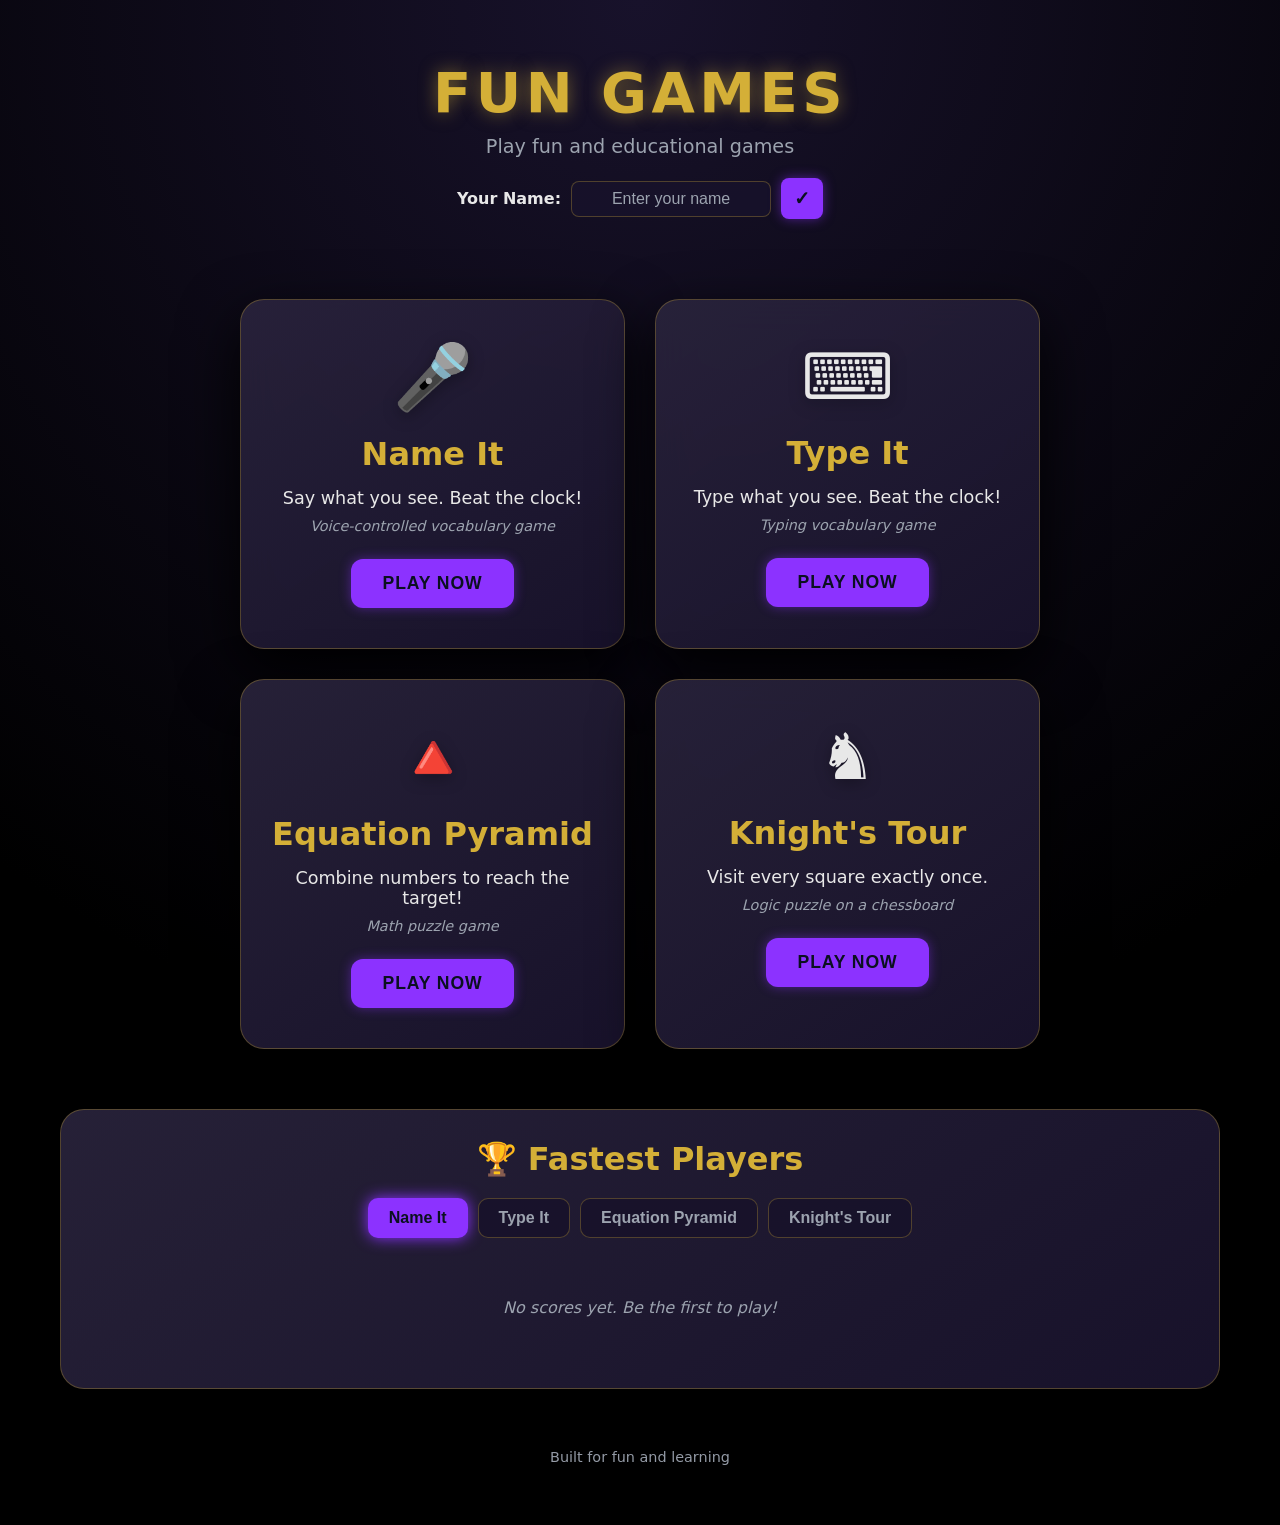
<file: index.html>
<!DOCTYPE html>
<html lang="en">
  <head>
    <meta charset="UTF-8" />
    <meta name="viewport" content="width=device-width, initial-scale=1.0" />
    <link rel="icon" type="image/svg+xml" href="favicon.svg" />
    <link rel="icon" type="image/x-icon" href="favicon.ico" />
    <title>Fun Games - Play Fun Educational Games</title>
    <meta name="description" content="Fun Games - A collection of fun and educational games. Play Name It and more!" />
    <link rel="stylesheet" href="main.css" />
  </head>
  <body>
    <div class="app">
      <header class="header">
        <h1 class="site-title">Fun Games</h1>
        <p class="site-subtitle">Play fun and educational games</p>
        <div class="player-name-section">
          <label for="player-name-input" class="player-name-label">Your Name:</label>
          <input 
            type="text" 
            id="player-name-input" 
            class="player-name-input" 
            placeholder="Enter your name"
            maxlength="20"
            autocomplete="off"
          />
          <button type="button" id="save-name-button" class="save-name-button" title="Save name">✓</button>
          <span id="name-saved-indicator" class="name-saved-indicator" style="display: none;">Name saved!</span>
        </div>
      </header>

      <main class="games-container">
        <div class="games-grid">
          <div class="game-card" data-game="nameit">
            <div class="game-icon">🎤</div>
            <h2 class="game-title">Name It</h2>
            <p class="game-description">Say what you see. Beat the clock!</p>
            <p class="game-details">Voice-controlled vocabulary game</p>
            <button type="button" class="play-button">Play Now</button>
          </div>
          
          <div class="game-card" data-game="typeit">
            <div class="game-icon">⌨️</div>
            <h2 class="game-title">Type It</h2>
            <p class="game-description">Type what you see. Beat the clock!</p>
            <p class="game-details">Typing vocabulary game</p>
            <button type="button" class="play-button">Play Now</button>
          </div>
          
          <div class="game-card" data-game="equation-pyramid">
            <div class="game-icon">🔺</div>
            <h2 class="game-title">Equation Pyramid</h2>
            <p class="game-description">Combine numbers to reach the target!</p>
            <p class="game-details">Math puzzle game</p>
            <button type="button" class="play-button">Play Now</button>
          </div>

          <div class="game-card" data-game="knights-tour">
            <div class="game-icon">♞</div>
            <h2 class="game-title">Knight's Tour</h2>
            <p class="game-description">Visit every square exactly once.</p>
            <p class="game-details">Logic puzzle on a chessboard</p>
            <button type="button" class="play-button">Play Now</button>
          </div>
        </div>
      </main>

      <section class="leaderboard-section">
        <h2 class="leaderboard-title">🏆 Fastest Players</h2>
        <div class="leaderboard-tabs">
          <button class="leaderboard-tab active" data-game="nameit">Name It</button>
          <button class="leaderboard-tab" data-game="typeit">Type It</button>
          <button class="leaderboard-tab" data-game="equation-pyramid">Equation Pyramid</button>
          <button class="leaderboard-tab" data-game="knights-tour">Knight's Tour</button>
        </div>
        <div id="leaderboard-content" class="leaderboard-content">
          <!-- Leaderboard will be populated here -->
        </div>
      </section>

      <footer class="footer">
        <span>Built for fun and learning</span>
      </footer>
    </div>

    <script src="leaderboard.js"></script>
    <script src="main.js"></script>
  </body>
</html>
</file>
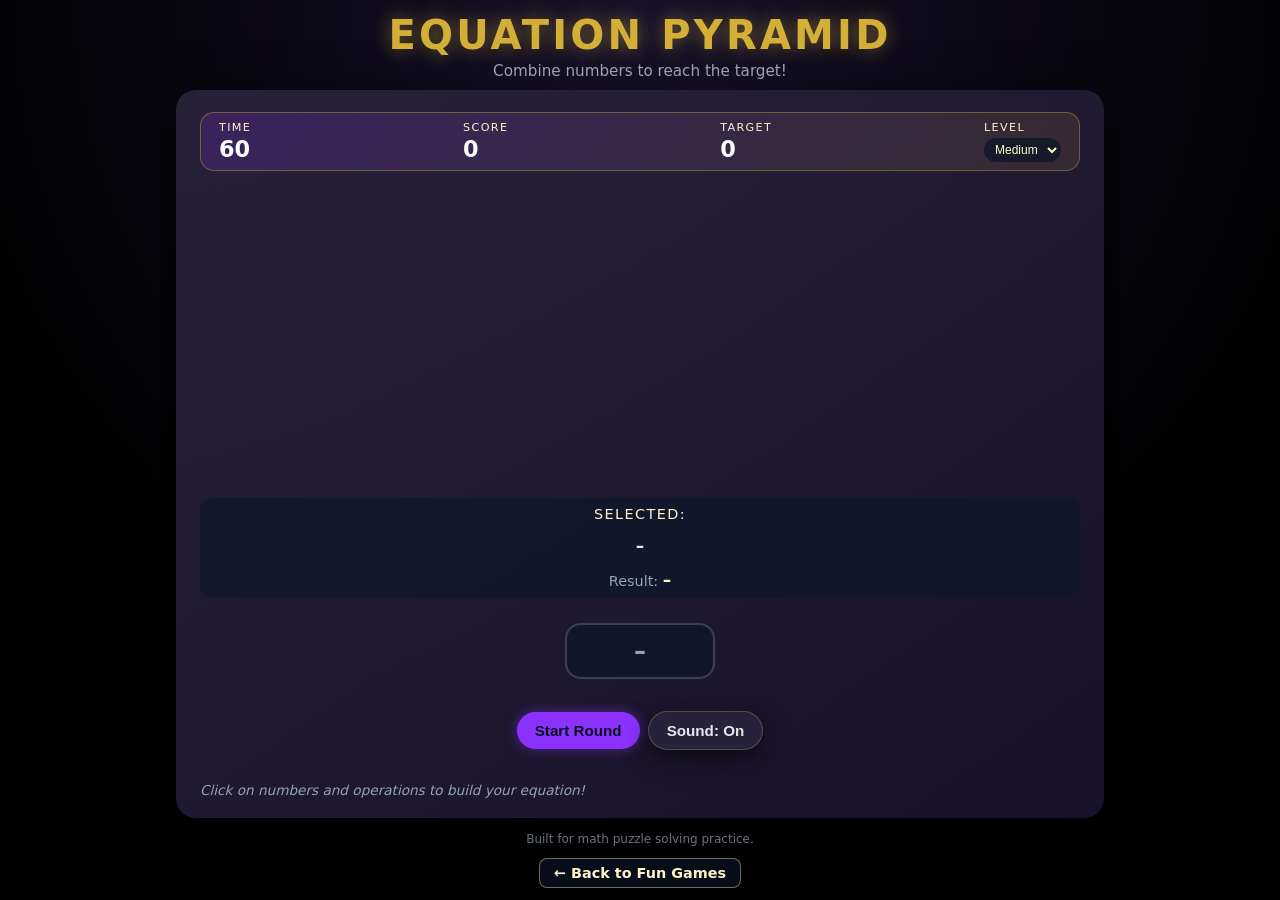
<file: equation-pyramid.html>
<!DOCTYPE html>
<html lang="en">
  <head>
    <meta charset="UTF-8" />
    <meta name="viewport" content="width=device-width, initial-scale=1.0" />
    <link rel="icon" type="image/svg+xml" href="favicon.svg" />
    <link rel="icon" type="image/x-icon" href="favicon.ico" />
    <title>Equation Pyramid - Math Puzzle Game</title>
    <meta name="description" content="Equation Pyramid - Solve math puzzles by combining numbers to reach the target!" />
    <link rel="stylesheet" href="equation-pyramid.css" />
  </head>
  <body>
    <div class="app">
      <header class="header">
        <h1 class="title">Equation Pyramid</h1>
        <p class="subtitle">Combine numbers to reach the target!</p>
      </header>

      <main class="game">
        <section class="hud">
          <div class="hud-item">
            <span class="hud-label">Time</span>
            <span id="time-remaining" class="hud-value">60</span>
          </div>
          <div class="hud-item">
            <span class="hud-label">Score</span>
            <span id="score" class="hud-value">0</span>
          </div>
          <div class="hud-item">
            <span class="hud-label">Target</span>
            <span id="target-value" class="hud-value">0</span>
          </div>
          <div class="hud-item">
            <span class="hud-label">Level</span>
            <select id="difficulty-select" class="hud-select">
              <option value="easy">Easy</option>
              <option value="medium" selected>Medium</option>
              <option value="hard">Hard</option>
            </select>
          </div>
        </section>

        <section class="pyramid-container">
          <div id="pyramid-display" class="pyramid-display"></div>
        </section>

        <section class="selected-display">
          <div class="selected-label">Selected:</div>
          <div id="selected-operations" class="selected-operations">–</div>
          <div class="selected-result">Result: <span id="calculated-result">–</span></div>
        </section>

        <section class="last-word-display">
          <div id="last-result" class="last-word">–</div>
        </section>

        <section class="controls">
          <button id="start-button" class="btn primary">Start Round</button>
          <button id="stop-button" class="btn secondary" style="display: none;">Stop Game</button>
          <button id="clear-button" class="btn secondary" style="display: none;">Clear</button>
          <button id="submit-button" class="btn primary" style="display: none;">Submit</button>
          <button id="sound-toggle-button" class="btn secondary">Sound: On</button>
        </section>

        <section class="status">
          <div id="game-message" class="status-line"></div>
          <div id="hint-message" class="status-line hint">Click on numbers and operations to build your equation!</div>
        </section>
      </main>

      <footer class="footer">
        <span>Built for math puzzle solving practice.</span>
        <a href="index.html" class="back-button" title="Back to Fun Games">← Back to Fun Games</a>
        <div id="leaderboard-display" class="leaderboard-end-game" style="display: none;"></div>
      </footer>
    </div>

    <script src="leaderboard.js"></script>
    <script src="equation-pyramid.js"></script>
  </body>
</html>
</file>
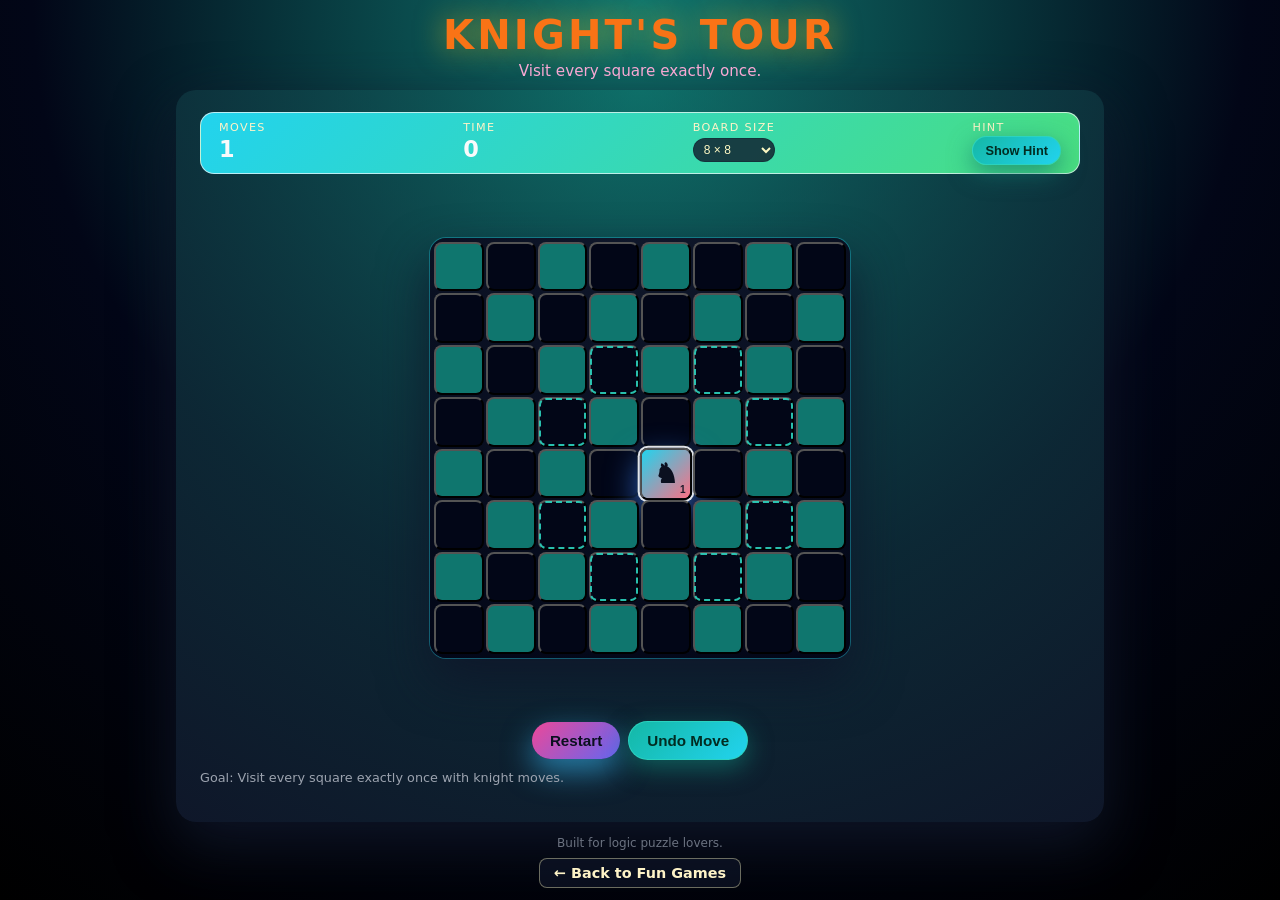
<file: knights-tour.html>
<!DOCTYPE html>
<html lang="en">
  <head>
    <meta charset="UTF-8" />
    <meta name="viewport" content="width=device-width, initial-scale=1.0" />
    <link rel="icon" type="image/svg+xml" href="favicon.svg" />
    <link rel="icon" type="image/x-icon" href="favicon.ico" />
    <title>Knight's Tour - Chess Puzzle Game</title>
    <meta
      name="description"
      content="Knight's Tour - Move the knight to visit every square exactly once."
    />
    <link rel="stylesheet" href="knights-tour.css" />
  </head>
  <body>
    <div class="app">
      <header class="header">
        <h1 class="title">Knight's Tour</h1>
        <p class="subtitle">Visit every square exactly once.</p>
      </header>

      <main class="game">
        <section class="hud">
          <div class="hud-item">
            <span class="hud-label">Moves</span>
            <span id="move-count" class="hud-value">0</span>
          </div>
          <div class="hud-item">
            <span class="hud-label">Time</span>
            <span id="time-elapsed" class="hud-value">0</span>
          </div>
          <div class="hud-item">
            <span class="hud-label">Board Size</span>
            <select id="board-size-select" class="hud-select">
              <option value="5">5 × 5</option>
              <option value="6">6 × 6</option>
              <option value="7">7 × 7</option>
              <option value="8" selected>8 × 8</option>
            </select>
          </div>
          <div class="hud-item">
            <span class="hud-label">Hint</span>
            <button id="hint-button" class="btn secondary small">Show Hint</button>
          </div>
        </section>

        <section class="board-container">
          <div id="board" class="board" aria-label="Knight's Tour board"></div>
        </section>

        <section class="controls">
          <button id="restart-button" class="btn primary">Restart</button>
          <button id="undo-button" class="btn secondary">Undo Move</button>
        </section>

        <section class="status">
          <div id="game-message" class="status-line"></div>
        </section>
      </main>

      <footer class="footer">
        <span>Built for logic puzzle lovers.</span>
        <a href="index.html" class="back-button" title="Back to Fun Games"
          >← Back to Fun Games</a
        >
      </footer>
    </div>

    <script src="leaderboard.js"></script>
    <script src="knights-tour.js"></script>
  </body>
</html>
</file>
<file: main.css>
*,
*::before,
*::after {
  box-sizing: border-box;
}

/* Global theme tokens inspired by The Devil's Plan */
:root {
  --bg-primary: #18122b; /* deep dark indigo */
  --bg-secondary: #2a243d; /* card / surface */
  --accent-purple: #8c32ff; /* neon purple */
  --accent-gold: #d4af37; /* metallic gold */
  --text-main: #e8e8e8; /* off-white */
  --text-muted: #9ca3af; /* grey */
}

body {
  margin: 0;
  font-family: system-ui, -apple-system, BlinkMacSystemFont, "Segoe UI", sans-serif;
  /* Radial "spotlight" arena background */
  background: radial-gradient(circle at top, var(--bg-primary) 0%, #000000 65%, #000000 100%);
  color: var(--text-main);
  min-height: 100vh;
  display: flex;
  align-items: stretch;
  justify-content: center;
}

.app {
  width: 100%;
  max-width: 1200px;
  margin: 0 auto;
  padding: 40px 20px;
  display: flex;
  flex-direction: column;
  gap: 40px;
  min-height: 100vh;
}

.header {
  text-align: center;
  padding: 20px 0;
}

.site-title {
  margin: 0;
  font-size: 3.5rem;
  letter-spacing: 0.08em;
  text-transform: uppercase;
  color: var(--accent-gold);
  /* Subtle metallic glow */
  text-shadow: 0 0 18px rgba(212, 175, 55, 0.5);
  font-weight: 800;
}

.site-subtitle {
  margin: 10px 0 0;
  color: var(--text-muted);
  font-size: 1.2rem;
}

.player-name-section {
  margin-top: 20px;
  display: flex;
  align-items: center;
  justify-content: center;
  gap: 10px;
  flex-wrap: wrap;
}

.player-name-label {
  color: var(--text-main);
  font-size: 1rem;
  font-weight: 600;
}

.player-name-input {
  padding: 8px 16px;
  font-size: 1rem;
  border-radius: 8px;
  border: 1px solid rgba(212, 175, 55, 0.3);
  background: rgba(24, 18, 43, 0.9);
  color: var(--text-main);
  max-width: 200px;
  text-align: center;
  transition: border-color 0.2s ease;
}

.player-name-input:focus {
  outline: none;
  border-color: var(--accent-gold);
  background: rgba(24, 18, 43, 0.98);
}

.player-name-input::placeholder {
  color: var(--text-muted);
}

.save-name-button {
  padding: 8px 12px;
  font-size: 1.2rem;
  border-radius: 8px;
  border: 1px solid rgba(140, 50, 255, 0.6);
  background: var(--accent-purple);
  color: #0b1020;
  cursor: pointer;
  transition: transform 0.2s ease, box-shadow 0.2s ease;
  box-shadow: 0 0 12px rgba(140, 50, 255, 0.5);
  font-weight: 700;
  min-width: 40px;
}

.save-name-button:hover {
  transform: scale(1.1);
  /* Neon glow on hover */
  box-shadow: 0 0 15px var(--accent-purple);
}

.save-name-button:active {
  transform: scale(0.95);
}

.name-saved-indicator {
  color: var(--accent-gold);
  font-size: 0.9rem;
  font-weight: 600;
  margin-left: 5px;
  animation: fadeIn 0.3s ease;
}

@keyframes fadeIn {
  from {
    opacity: 0;
    transform: translateY(-5px);
  }
  to {
    opacity: 1;
    transform: translateY(0);
  }
}

.games-container {
  flex: 1;
  display: flex;
  justify-content: center;
  align-items: flex-start;
  padding: 20px 0;
}

.games-grid {
  display: grid;
  grid-template-columns: repeat(auto-fit, minmax(300px, 1fr));
  gap: 30px;
  width: 100%;
  max-width: 800px;
}

.game-card {
  /* Glassy, dark card */
  background: linear-gradient(
    145deg,
    rgba(42, 36, 61, 0.9),
    rgba(24, 18, 43, 0.98)
  );
  border-radius: 24px;
  padding: 40px 30px;
  text-align: center;
  box-shadow: 0 22px 60px rgba(0, 0, 0, 0.95);
  border: 1px solid rgba(212, 175, 55, 0.3);
  backdrop-filter: blur(18px);
  -webkit-backdrop-filter: blur(18px);
  transition: transform 0.3s ease, box-shadow 0.3s ease, border-color 0.3s ease;
  cursor: pointer;
}

.game-card:hover {
  transform: translateY(-5px);
  box-shadow: 0 28px 70px rgba(0, 0, 0, 1);
  border-color: rgba(212, 175, 55, 0.7);
}

.game-icon {
  font-size: 4rem;
  margin-bottom: 20px;
  filter: drop-shadow(0 4px 8px rgba(0, 0, 0, 0.3));
}

.game-title {
  margin: 0 0 15px 0;
  font-size: 2rem;
  color: var(--accent-gold);
  font-weight: 700;
}

.game-description {
  margin: 0 0 10px 0;
  font-size: 1.1rem;
  color: var(--text-main);
  font-weight: 500;
}

.game-details {
  margin: 0 0 25px 0;
  font-size: 0.9rem;
  color: var(--text-muted);
  font-style: italic;
}

.play-button {
  background: var(--accent-purple);
  color: #0b1020;
  border: none;
  padding: 14px 32px;
  font-size: 1.1rem;
  font-weight: 600;
  border-radius: 12px;
  cursor: pointer;
  transition: transform 0.2s ease, box-shadow 0.2s ease;
  box-shadow: 0 0 12px rgba(140, 50, 255, 0.45);
  text-transform: uppercase;
  letter-spacing: 0.05em;
}

.play-button:hover {
  transform: scale(1.05);
  box-shadow: 0 0 15px var(--accent-purple);
}

.play-button:active {
  transform: scale(0.98);
}

.leaderboard-section {
  background: linear-gradient(
    145deg,
    rgba(42, 36, 61, 0.9),
    rgba(24, 18, 43, 0.98)
  );
  border-radius: 24px;
  padding: 30px;
  box-shadow: 0 22px 60px rgba(0, 0, 0, 0.95);
  border: 1px solid rgba(212, 175, 55, 0.3);
  backdrop-filter: blur(18px);
  -webkit-backdrop-filter: blur(18px);
}

.leaderboard-title {
  margin: 0 0 20px 0;
  font-size: 2rem;
  color: var(--accent-gold);
  text-align: center;
  font-weight: 700;
}

.leaderboard-tabs {
  display: flex;
  gap: 10px;
  justify-content: center;
  margin-bottom: 20px;
}

.leaderboard-tab {
  padding: 10px 20px;
  font-size: 1rem;
  font-weight: 600;
  border: 1px solid rgba(212, 175, 55, 0.3);
  background: rgba(24, 18, 43, 0.9);
  color: var(--text-muted);
  border-radius: 10px;
  cursor: pointer;
  transition: all 0.2s ease;
}

.leaderboard-tab:hover {
  border-color: rgba(140, 50, 255, 0.6);
  color: var(--text-main);
}

.leaderboard-tab.active {
  background: var(--accent-purple);
  color: #0b1020;
  border-color: rgba(140, 50, 255, 0.9);
  box-shadow: 0 0 15px var(--accent-purple);
}

.leaderboard-content {
  min-height: 100px;
}

.leaderboard-list {
  display: flex;
  flex-direction: column;
  gap: 8px;
}

.leaderboard-item {
  display: grid;
  grid-template-columns: 50px 1fr 100px 80px 100px;
  gap: 10px;
  align-items: center;
  padding: 12px 15px;
  background: rgba(24, 18, 43, 0.85);
  border-radius: 10px;
  border: 1px solid rgba(140, 50, 255, 0.3);
  transition: transform 0.2s ease, background 0.2s ease;
}

@media (max-width: 768px) {
  .leaderboard-item {
    grid-template-columns: 40px 1fr 80px 70px;
    gap: 8px;
    padding: 10px 12px;
    font-size: 0.9rem;
  }
  
  .leaderboard-time {
    display: none; /* Hide time on mobile to save space */
  }
  
  .leaderboard-section {
    padding: 20px 15px;
  }
  
  .player-name-section {
    flex-direction: column;
    gap: 8px;
  }
  
  .player-name-input {
    max-width: 100%;
    width: 100%;
  }
}

.leaderboard-item:hover {
  transform: translateX(5px);
  background: rgba(15, 23, 42, 0.9);
}

.leaderboard-rank {
  font-size: 1.2rem;
  font-weight: 700;
  text-align: center;
}

.leaderboard-name {
  font-size: 1rem;
  color: var(--text-main);
  font-weight: 600;
  overflow: hidden;
  text-overflow: ellipsis;
  white-space: nowrap;
}

.leaderboard-score {
  font-size: 0.95rem;
  color: var(--accent-gold);
  font-weight: 600;
  text-align: right;
}

.leaderboard-time {
  font-size: 0.9rem;
  color: var(--text-muted);
  text-align: right;
}

.leaderboard-rate {
  font-size: 0.9rem;
  color: var(--accent-purple);
  font-weight: 600;
  text-align: right;
}

.leaderboard-empty {
  text-align: center;
  color: var(--text-muted);
  font-style: italic;
  padding: 40px 20px;
}

.footer {
  text-align: center;
  padding: 20px 0;
  color: var(--text-muted);
  font-size: 0.9rem;
}

/* Permission modal */
.permission-modal {
  display: none;
  position: fixed;
  top: 0;
  left: 0;
  width: 100%;
  height: 100%;
  background: rgba(0, 0, 0, 0.7);
  z-index: 1000;
  align-items: center;
  justify-content: center;
}

.permission-modal.active {
  display: flex;
}

.modal-content {
  background: linear-gradient(
    145deg,
    rgba(42, 36, 61, 0.95),
    rgba(24, 18, 43, 0.98)
  );
  border-radius: 20px;
  padding: 40px;
  max-width: 500px;
  width: 90%;
  text-align: center;
  box-shadow: 0 22px 60px rgba(0, 0, 0, 0.9);
  border: 1px solid rgba(212, 175, 55, 0.4);
  backdrop-filter: blur(20px);
  -webkit-backdrop-filter: blur(20px);
}

.modal-title {
  font-size: 1.8rem;
  color: var(--accent-gold);
  margin: 0 0 15px 0;
  font-weight: 700;
}

.modal-message {
  font-size: 1.1rem;
  color: var(--text-main);
  margin: 0 0 30px 0;
  line-height: 1.6;
}

.modal-buttons {
  display: flex;
  gap: 15px;
  justify-content: center;
}

.modal-button {
  padding: 12px 28px;
  font-size: 1rem;
  font-weight: 600;
  border: none;
  border-radius: 10px;
  cursor: pointer;
  transition: transform 0.2s ease;
}

.modal-button.allow {
  background: var(--accent-purple);
  color: #0b1020;
}

.modal-button.cancel {
  background: rgba(55, 65, 81, 0.85);
  color: var(--text-main);
}

.modal-button:hover {
  transform: scale(1.05);
}

.modal-button:active {
  transform: scale(0.98);
}
</file>
<file: equation-pyramid.css>
*,
*::before,
*::after {
  box-sizing: border-box;
}

:root {
  --bg-primary: #18122b;
  --bg-secondary: #2a243d;
  --accent-purple: #8c32ff;
  --accent-gold: #d4af37;
  --text-main: #e8e8e8;
  --text-muted: #9ca3af;
}

body {
  margin: 0;
  font-family: system-ui, -apple-system, BlinkMacSystemFont, "Segoe UI", sans-serif;
  background: radial-gradient(circle at top, var(--bg-primary) 0%, #000000 65%, #000000 100%);
  color: var(--text-main);
  min-height: 100vh;
  max-height: 100vh;
  overflow: hidden;
  display: flex;
  align-items: stretch;
  justify-content: center;
}

.app {
  width: 100%;
  max-width: 960px;
  margin: 0 auto;
  padding: 12px 16px;
  display: flex;
  flex-direction: column;
  gap: 10px;
  height: 100vh;
  overflow: hidden;
}

.header {
  text-align: center;
  position: relative;
}

.back-button {
  color: #fef3c7;
  text-decoration: none;
  font-size: 0.9rem;
  font-weight: 600;
  padding: 6px 14px;
  border-radius: 8px;
  background: rgba(15, 23, 42, 0.6);
  border: 1px solid rgba(254, 249, 195, 0.4);
  transition: all 0.2s ease;
  display: inline-flex;
  align-items: center;
  gap: 5px;
  margin-top: 8px;
}

.back-button:hover {
  background: rgba(15, 23, 42, 0.8);
  border-color: rgba(254, 249, 195, 0.7);
  color: #fef9c3;
}

.title {
  margin: 0;
  font-size: clamp(1.5rem, 4vw, 2.5rem);
  letter-spacing: 0.08em;
  text-transform: uppercase;
  color: var(--accent-gold);
  text-shadow: 0 0 18px rgba(212, 175, 55, 0.5);
}

.subtitle {
  margin: 4px 0 0;
  color: var(--text-muted);
  font-size: clamp(0.8rem, 2vw, 0.95rem);
}

.game {
  background: linear-gradient(
    145deg,
    rgba(42, 36, 61, 0.9),
    rgba(24, 18, 43, 0.98)
  );
  border-radius: 20px;
  box-shadow: 0 22px 60px rgba(0, 0, 0, 0.95);
  padding: 12px 14px;
  display: flex;
  flex-direction: column;
  gap: 10px;
  flex: 1;
  min-height: 0;
  overflow-y: auto;
}

.hud {
  display: flex;
  justify-content: space-between;
  gap: 8px;
  border-radius: 14px;
  padding: 8px 10px;
  background: linear-gradient(135deg, rgba(140, 50, 255, 0.18), rgba(212, 175, 55, 0.12));
  border: 1px solid rgba(212, 175, 55, 0.4);
  flex-shrink: 0;
}

.hud-item {
  display: flex;
  flex-direction: column;
  gap: 2px;
  min-width: 0;
}

.hud-select {
  margin-top: 2px;
  padding: 3px 6px;
  border-radius: 999px;
  border: 1px solid rgba(15, 23, 42, 0.3);
  background: rgba(15, 23, 42, 0.8);
  color: #fef9c3;
  font-size: 0.75rem;
}

.hud-label {
  font-size: 0.7rem;
  text-transform: uppercase;
  letter-spacing: 0.12em;
  color: #fef3c7;
}

.hud-value {
  font-size: 1.4rem;
  font-weight: 700;
  color: #f9fafb;
}

.hud-value-small {
  font-size: 0.9rem;
  white-space: nowrap;
  overflow: hidden;
  text-overflow: ellipsis;
}

.selected-display {
  display: flex;
  flex-direction: column;
  align-items: center;
  gap: 6px;
  padding: 8px 10px;
  background: rgba(15, 23, 42, 0.7);
  border-radius: 12px;
  margin: 8px 0;
  flex-shrink: 0;
}

.selected-label {
  font-size: 0.9rem;
  color: #fef3c7;
  text-transform: uppercase;
  letter-spacing: 0.1em;
}

.selected-operations {
  font-size: 1.05rem;
  font-weight: 600;
  color: #e5e7eb;
  text-align: center;
  min-height: 30px;
  padding: 8px;
}

.selected-result {
  font-size: 0.9rem;
  color: #94a3b8;
  text-align: center;
}

.selected-result span {
  font-weight: 700;
  color: #fef3c7;
  font-size: 1.05rem;
}

.last-word-display {
  display: flex !important;
  justify-content: center;
  align-items: center;
  min-height: 60px;
  margin: 5px 0 20px 0;
  padding: 0;
  width: 100%;
}

.last-word {
  font-size: 1.5rem;
  font-weight: 700;
  text-align: center;
  padding: 12px 24px;
  border-radius: 16px;
  background: rgba(15, 23, 42, 0.7);
  color: #9ca3af;
  transition: color 0.3s ease, background 0.3s ease, transform 0.2s ease;
  min-width: 150px;
  border: 2px solid rgba(156, 163, 175, 0.3);
}

.last-word.status-ok {
  color: #22c55e;
  background: rgba(34, 197, 94, 0.2);
  border-color: #22c55e;
  text-shadow: 0 0 15px rgba(34, 197, 94, 0.6);
  transform: scale(1.02);
}

.last-word.status-error {
  color: #ef4444;
  background: rgba(239, 68, 68, 0.2);
  border-color: #ef4444;
  text-shadow: 0 0 15px rgba(239, 68, 68, 0.6);
  transform: scale(1.02);
}

.pyramid-container {
  flex: 1;
  min-height: 0;
  display: flex;
  justify-content: center;
  /* Keep the whole pyramid visible by anchoring it to the top
     instead of vertically centering it, which can hide the first row
     on smaller screens. */
  align-items: flex-start;
  padding: 6px;
  /* Keep everything visible without inner scrolling on typical phone screens */
  overflow-y: visible;
}

.pyramid-display {
  display: flex;
  flex-direction: column;
  align-items: center;
  gap: 10px;
}

.pyramid-row {
  display: flex;
  gap: 6px;
  justify-content: center;
}

.pyramid-cell {
  background: linear-gradient(145deg, rgba(56, 189, 248, 0.9), rgba(244, 114, 182, 0.9));
  border: 2px solid rgba(254, 249, 195, 0.8);
  border-radius: 12px;
  padding: 8px 12px;
  font-size: 1rem;
  font-weight: 700;
  color: #0b1020;
  min-width: 48px;
  text-align: center;
  box-shadow: 0 4px 15px rgba(0, 0, 0, 0.3);
}

.pyramid-cell-clickable {
  cursor: pointer;
  transition: all 0.2s ease;
  user-select: none;
}

.pyramid-cell-clickable:hover {
  transform: translateY(-2px);
  box-shadow: 0 6px 20px rgba(0, 0, 0, 0.4);
  border-color: rgba(254, 249, 195, 1);
}

.pyramid-cell-clickable.selected {
  background: linear-gradient(145deg, #22c55e, #16a34a);
  border-color: #fef9c3;
  color: #0b1020;
  box-shadow: 0 6px 25px rgba(34, 197, 94, 0.6);
  transform: scale(1.05);
}

.pyramid-target {
  background: linear-gradient(145deg, #f97316, #ec4899);
  color: #0b1020;
  font-size: 1.25rem;
  padding: 10px 18px;
  margin-top: 6px;
  border: 3px solid rgba(254, 249, 195, 1);
  box-shadow: 0 8px 25px rgba(249, 115, 22, 0.6);
}

.hint {
  font-size: 0.85rem;
  color: #94a3b8;
  font-style: italic;
  margin-top: 5px;
}

.image-stage {
  display: flex;
  justify-content: center;
}

.loading-indicator {
  position: absolute;
  top: 50%;
  left: 50%;
  transform: translate(-50%, -50%);
  text-align: center;
  color: #fef9c3;
  z-index: 10;
}

.loading-indicator.hidden {
  display: none;
}

.loading-spinner {
  width: 40px;
  height: 40px;
  border: 4px solid rgba(254, 249, 195, 0.3);
  border-top-color: #fef9c3;
  border-radius: 50%;
  animation: spin 1s linear infinite;
  margin: 0 auto 10px;
}

@keyframes spin {
  to {
    transform: rotate(360deg);
  }
}

.image-frame {
  position: relative;
  width: min(280px, 65vw);
  aspect-ratio: 1;
  border-radius: 24px;
  background: radial-gradient(circle at top, #38bdf8, #1d4ed8 60%, #7c3aed 100%);
  border: 1.5px solid rgba(254, 249, 195, 0.8);
  display: flex;
  align-items: center;
  justify-content: center;
  overflow: hidden;
  box-shadow: 0 16px 45px rgba(15, 23, 42, 0.9);
}

.image-frame.correct {
  animation: pulse-correct 280ms ease-out;
  border-color: #22c55e;
  box-shadow: 0 0 0 1px rgba(34, 197, 94, 0.4), 0 18px 50px rgba(16, 185, 129, 0.45);
}

.image-frame.wrong {
  animation: pulse-wrong 280ms ease-out;
  border-color: #f97316;
  box-shadow: 0 0 0 1px rgba(248, 113, 22, 0.4), 0 18px 50px rgba(248, 113, 22, 0.45);
}

@keyframes pulse-correct {
  0% {
    transform: scale(1);
  }
  40% {
    transform: scale(1.05);
  }
  100% {
    transform: scale(1);
  }
}

@keyframes pulse-wrong {
  0% {
    transform: scale(1);
  }
  30% {
    transform: scale(0.96);
  }
  100% {
    transform: scale(1);
  }
}

.image {
  max-width: 80%;
  max-height: 80%;
  object-fit: contain;
  transition: transform 180ms ease-out, opacity 150ms ease-out;
}

.image.hidden {
  opacity: 0;
  transform: scale(0.9);
}

.image.visible {
  opacity: 1;
  transform: scale(1);
}

.image-placeholder {
  color: #fef9c3;
  font-size: 0.9rem;
  text-align: center;
  padding: 0;
  display: flex;
  align-items: center;
  justify-content: center;
  position: absolute;
  top: 0;
  left: 0;
  width: 100%;
  height: 100%;
}

.image-placeholder.hidden {
  display: none;
}

.start-image {
  max-width: 95%;
  max-height: 95%;
  width: auto;
  height: auto;
  object-fit: contain;
  border-radius: 18px;
  box-shadow: 0 10px 28px rgba(15, 23, 42, 0.9);
}

.controls {
  display: flex;
  gap: 8px;
  justify-content: center;
  flex-wrap: wrap;
  align-items: center;
  flex-shrink: 0;
}

.answer-input {
  padding: 12px 20px;
  font-size: 1.1rem;
  border-radius: 12px;
  border: 2px solid rgba(254, 249, 195, 0.5);
  background: rgba(15, 23, 42, 0.8);
  color: #fef9c3;
  min-width: 300px;
  text-align: center;
  transition: all 0.2s ease;
  font-weight: 500;
}

.answer-input:focus {
  outline: none;
  border-color: #22c55e;
  box-shadow: 0 0 15px rgba(34, 197, 94, 0.4);
  background: rgba(15, 23, 42, 0.95);
}

.answer-input:disabled {
  opacity: 0.5;
  cursor: not-allowed;
}

.answer-input::placeholder {
  color: #94a3b8;
}

.btn {
  border-radius: 999px;
  border: none;
  padding: 10px 18px;
  font-size: 0.95rem;
  font-weight: 600;
  cursor: pointer;
  transition: transform 120ms ease-out, box-shadow 120ms ease-out, background-color 120ms ease-out, color 120ms ease-out;
  display: inline-flex;
  align-items: center;
  justify-content: center;
  gap: 6px;
}

.btn.primary {
  background: var(--accent-purple);
  color: #0b1020;
  box-shadow: 0 0 12px rgba(140, 50, 255, 0.5);
}

.btn.primary:hover:not(:disabled) {
  transform: translateY(-1px);
  box-shadow: 0 0 15px var(--accent-purple);
}

.btn.secondary {
  background: rgba(42, 36, 61, 0.9);
  color: var(--text-main);
  border: 1px solid rgba(212, 175, 55, 0.3);
  box-shadow: 0 8px 25px rgba(0, 0, 0, 0.6);
}

.btn.secondary:hover:not(:disabled) {
  transform: translateY(-1px);
  box-shadow: 0 0 15px rgba(140, 50, 255, 0.5);
  background: linear-gradient(135deg, rgba(42, 36, 61, 0.9), rgba(24, 18, 43, 0.98));
}

.btn:disabled {
  opacity: 0.52;
  cursor: not-allowed;
  transform: none;
  box-shadow: none;
}

.status {
  display: flex;
  flex-direction: column;
  gap: 4px;
  font-size: 0.8rem;
  color: #9ca3af;
  min-height: 32px;
}

.status-line {
  min-height: 1em;
}

.status-ok {
  color: #4ade80;
}

.status-error {
  color: #f97316;
}

.library {
  display: none;
}

.section-title {
  margin: 0 0 6px;
  font-size: 0.95rem;
  text-transform: uppercase;
  letter-spacing: 0.14em;
  color: #e5e7eb;
}

.library-help {
  margin: 0 0 8px;
  font-size: 0.8rem;
  color: #9ca3af;
}

.library-help code {
  background: rgba(15, 23, 42, 0.9);
  padding: 1px 4px;
  border-radius: 4px;
  font-size: 0.8em;
  border: 1px solid rgba(55, 65, 81, 0.8);
}

.library-list {
  list-style: none;
  padding: 0;
  margin: 0;
  display: grid;
  grid-template-columns: repeat(auto-fill, minmax(120px, 1fr));
  gap: 6px 10px;
}

.library-item {
  font-size: 0.8rem;
  padding: 4px 6px;
  border-radius: 999px;
  background: rgba(15, 23, 42, 0.95);
  border: 1px dashed rgba(75, 85, 99, 0.9);
  display: flex;
  justify-content: space-between;
  align-items: center;
  gap: 4px;
}

.library-label {
  color: #e5e7eb;
}

.library-answer {
  color: #9ca3af;
  font-size: 0.75rem;
}

.footer {
  margin-top: 4px;
  text-align: center;
  font-size: 0.75rem;
  color: #6b7280;
  display: flex;
  flex-direction: column;
  align-items: center;
  gap: 4px;
  flex-shrink: 0;
}

.last-word-display {
  flex-shrink: 0;
}

.status {
  flex-shrink: 0;
}

.leaderboard-end-game {
  margin-top: 20px;
  padding: 15px;
  background: rgba(15, 23, 42, 0.8);
  border-radius: 12px;
  border: 1px solid rgba(254, 249, 195, 0.2);
  color: #fef3c7;
  text-align: left;
}

.leaderboard-list-game {
  display: flex;
  flex-direction: column;
  gap: 8px;
}

.leaderboard-item-game {
  display: grid;
  grid-template-columns: 40px 1fr 80px 80px;
  gap: 10px;
  align-items: center;
  padding: 10px 12px;
  background: rgba(15, 23, 42, 0.7);
  border-radius: 8px;
  border: 1px solid rgba(254, 249, 195, 0.2);
  font-size: 0.9rem;
}

.leaderboard-rank-game {
  font-size: 1.1rem;
  font-weight: 700;
  text-align: center;
}

.leaderboard-name-game {
  color: #fef3c7;
  font-weight: 600;
  overflow: hidden;
  text-overflow: ellipsis;
  white-space: nowrap;
}

.leaderboard-score-game {
  color: #22c55e;
  font-weight: 600;
  text-align: right;
}

.leaderboard-rate-game {
  color: #f97316;
  font-weight: 600;
  text-align: right;
}

.leaderboard-empty {
  text-align: center;
  color: #94a3b8;
  font-style: italic;
  padding: 20px;
}

@media (min-width: 768px) {
  .game {
    padding: 22px 24px 20px;
  }

  .hud {
    padding-inline: 18px;
  }
}
</file>
<file: knights-tour.css>
*,
*::before,
*::after {
  box-sizing: border-box;
}

body {
  margin: 0;
  font-family: system-ui, -apple-system, BlinkMacSystemFont, "Segoe UI",
    sans-serif;
  /* Dark, moody backdrop inspired by The Devil's Plan key art:
     deep teal + cyan glow on a near-black base */
  background: radial-gradient(circle at top, #0f766e 0, #020617 55%, #000000 100%);
  color: #e5e7eb;
  min-height: 100vh;
  display: flex;
  align-items: stretch;
  justify-content: center;
}

.app {
  width: 100%;
  max-width: 960px;
  margin: 0 auto;
  padding: 12px 16px;
  display: flex;
  flex-direction: column;
  gap: 10px;
  height: 100vh;
}

.header {
  text-align: center;
  position: relative;
}

.title {
  margin: 0;
  font-size: clamp(1.5rem, 4vw, 2.5rem);
  letter-spacing: 0.08em;
  text-transform: uppercase;
  color: #f97316;
  text-shadow: 0 0 30px rgba(250, 204, 21, 0.6);
}

.subtitle {
  margin: 4px 0 0;
  color: #f9a8d4;
  font-size: clamp(0.8rem, 2vw, 0.95rem);
}

.game {
  /* Dark panel with subtle cyan tint */
  background: radial-gradient(circle at top, rgba(15, 118, 110, 0.55), rgba(15, 23, 42, 0.98));
  border-radius: 20px;
  box-shadow: 0 22px 60px rgba(15, 23, 42, 0.9);
  padding: 12px 14px;
  display: flex;
  flex-direction: column;
  gap: 10px;
  flex: 1;
  min-height: 0;
}

.hud {
  display: flex;
  justify-content: space-between;
  gap: 8px;
  border-radius: 14px;
  padding: 8px 10px;
  /* Cyan / lime band similar to the show's neon accents */
  background: linear-gradient(135deg, #22d3ee, #4ade80);
  border: 1px solid rgba(248, 250, 252, 0.7);
  flex-shrink: 0;
}

.hud-item {
  display: flex;
  flex-direction: column;
  gap: 2px;
  min-width: 0;
}

.hud-label {
  font-size: 0.7rem;
  text-transform: uppercase;
  letter-spacing: 0.12em;
  color: #fef3c7;
}

.hud-value {
  font-size: 1.4rem;
  font-weight: 700;
  color: #f9fafb;
}

.hud-select {
  margin-top: 2px;
  padding: 3px 6px;
  border-radius: 999px;
  border: 1px solid rgba(15, 23, 42, 0.3);
  background: rgba(15, 23, 42, 0.8);
  color: #fef9c3;
  font-size: 0.75rem;
}

.board-container {
  flex: 1;
  min-height: 0;
  display: flex;
  align-items: center;
  justify-content: center;
  padding: 6px;
}

.board {
  display: grid;
  gap: 2px;
  width: min(420px, 90vw);
  height: min(420px, 90vw);
  /* Outer frame with cyan edge glow */
  background: radial-gradient(circle at top, #0f172a, #020617);
  padding: 4px;
  border-radius: 16px;
  box-shadow: 0 0 0 1px rgba(34, 211, 238, 0.35),
    0 24px 50px rgba(15, 23, 42, 0.95);
}

.square {
  position: relative;
  border-radius: 8px;
  display: flex;
  align-items: center;
  justify-content: center;
  font-size: clamp(1.2rem, 3vw, 1.6rem);
  font-weight: 600;
  user-select: none;
  transition: transform 0.1s ease-out, box-shadow 0.1s ease-out,
    background-color 0.15s ease-out, color 0.15s ease-out, opacity 0.15s ease;
  cursor: default;
}

.square.light {
  /* Cool teal tiles */
  background: #0f766e;
  color: #e5e7eb;
}

.square.dark {
  /* Darker tiles with slight blue tint */
  background: #020617;
  color: #cbd5f5;
}

.square.visited {
  /* Visited path in radioactive lime like puzzle highlights */
  background: radial-gradient(circle at center, #a3e635, #16a34a);
  color: #022c22;
  box-shadow: inset 0 0 0 2px rgba(8, 47, 73, 0.8);
}

.square.current {
  /* Current knight square: cyan + magenta pop */
  background: linear-gradient(135deg, #22d3ee, #fb7185);
  color: #0b1020;
  box-shadow: 0 0 0 2px rgba(248, 250, 252, 0.9),
    0 12px 30px rgba(59, 130, 246, 0.8);
  transform: scale(1.05);
}

.square.legal-move {
  cursor: pointer;
  /* Subtle neon ring for possible moves */
  outline: 2px dashed rgba(45, 212, 191, 0.9);
  outline-offset: -3px;
}

.square.legal-move:hover {
  transform: translateY(-1px);
  box-shadow: 0 8px 20px rgba(56, 189, 248, 0.6);
}

.square.hint {
  /* Stronger glow on the hinted move */
  box-shadow: 0 0 0 2px rgba(251, 191, 36, 0.95),
    0 0 18px rgba(251, 191, 36, 0.85);
}

.move-number {
  position: absolute;
  bottom: 3px;
  right: 4px;
  font-size: 0.6rem;
  font-weight: 700;
  opacity: 0.9;
}

.knight-icon {
  pointer-events: none;
}

.controls {
  display: flex;
  gap: 8px;
  justify-content: center;
  flex-wrap: wrap;
  align-items: center;
  flex-shrink: 0;
}

.btn {
  border-radius: 999px;
  border: none;
  padding: 10px 18px;
  font-size: 0.95rem;
  font-weight: 600;
  cursor: pointer;
  transition: transform 120ms ease-out, box-shadow 120ms ease-out,
    background-color 120ms ease-out, color 120ms ease-out;
  display: inline-flex;
  align-items: center;
  justify-content: center;
  gap: 6px;
}

.btn.primary {
  /* Primary buttons: magenta / violet glow similar to title logo */
  background: linear-gradient(135deg, #ec4899, #6366f1);
  color: #0b1020;
  box-shadow: 0 12px 30px rgba(56, 189, 248, 0.6);
}

.btn.primary:hover:not(:disabled) {
  transform: translateY(-1px);
  box-shadow: 0 16px 40px rgba(236, 72, 153, 0.9);
}

.btn.secondary {
  /* Secondary buttons: teal / cyan band */
  background: linear-gradient(135deg, #14b8a6, #22d3ee);
  color: #022c22;
  border: 1px solid rgba(45, 212, 191, 0.9);
  box-shadow: 0 8px 25px rgba(15, 118, 110, 0.7);
}

.btn.secondary:hover:not(:disabled) {
  transform: translateY(-1px);
  box-shadow: 0 12px 32px rgba(14, 165, 233, 0.9);
  background: linear-gradient(135deg, #4ade80, #38bdf8);
}

.btn.small {
  padding: 6px 12px;
  font-size: 0.8rem;
}

.btn:disabled {
  opacity: 0.52;
  cursor: not-allowed;
  transform: none;
  box-shadow: none;
}

.status {
  display: flex;
  flex-direction: column;
  gap: 4px;
  font-size: 0.8rem;
  color: #9ca3af;
  min-height: 32px;
}

.status-line {
  min-height: 1em;
}

.status-ok {
  color: #4ade80;
}

.status-error {
  color: #f97316;
}

.footer {
  margin-top: 4px;
  text-align: center;
  font-size: 0.75rem;
  color: #6b7280;
  display: flex;
  flex-direction: column;
  align-items: center;
  gap: 4px;
  flex-shrink: 0;
}

.back-button {
  color: #fef3c7;
  text-decoration: none;
  font-size: 0.9rem;
  font-weight: 600;
  padding: 6px 14px;
  border-radius: 8px;
  background: rgba(15, 23, 42, 0.6);
  border: 1px solid rgba(254, 249, 195, 0.4);
  transition: all 0.2s ease;
  display: inline-flex;
  align-items: center;
  gap: 5px;
  margin-top: 4px;
}

.back-button:hover {
  background: rgba(15, 23, 42, 0.8);
  border-color: rgba(254, 249, 195, 0.7);
  color: #fef9c3;
}

@media (min-width: 768px) {
  .game {
    padding: 22px 24px 20px;
  }

  .hud {
    padding-inline: 18px;
  }
}
</file>
